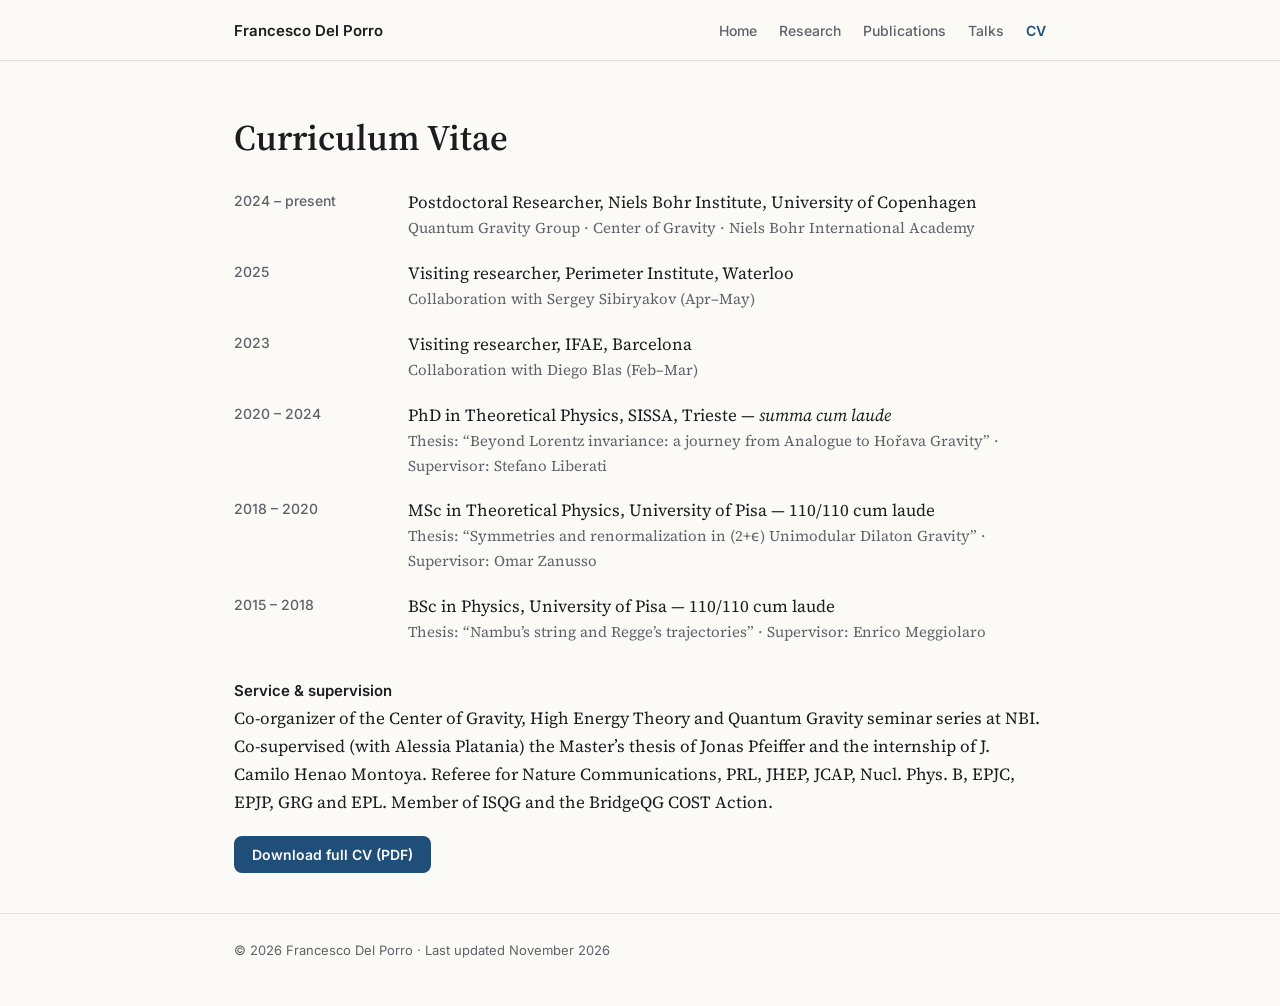
<file: cv.html>
<!DOCTYPE html>
<html lang="en">
<head>
<meta charset="utf-8">
<meta name="viewport" content="width=device-width, initial-scale=1">
<title>CV · Francesco Del Porro</title>
<meta name="description" content="Francesco Del Porro, postdoctoral researcher at the Niels Bohr Institute, Copenhagen. Quantum gravity, black holes, Hawking radiation, asymptotic safety, Hořava gravity.">
<link rel="preconnect" href="https://fonts.googleapis.com">
<link rel="preconnect" href="https://fonts.gstatic.com" crossorigin>
<link href="https://fonts.googleapis.com/css2?family=Source+Serif+4:ital,opsz,wght@0,8..60,400;0,8..60,600;1,8..60,400&family=Inter:wght@400;500;600&display=swap" rel="stylesheet">
<link rel="stylesheet" href="style.css">
</head>
<body>

<nav>
  <div class="wrap">
    <a class="name" href="index.html">Francesco Del Porro</a>
    <ul>
      <li><a href="index.html">Home</a></li>
      <li><a href="research.html">Research</a></li>
      <li><a href="publications.html">Publications</a></li>
      <li><a href="talks.html">Talks</a></li>
      <li><a href="cv.html" class="active">CV</a></li>
    </ul>
  </div>
</nav>

<main class="wrap">
<div class="pagehead"><h1>Curriculum Vitae</h1></div>
<section id="cv">
  <dl class="tl">
    <dt>2024 – present</dt>
    <dd>Postdoctoral Researcher, Niels Bohr Institute, University of Copenhagen<small>Quantum Gravity Group · Center of Gravity · Niels Bohr International Academy</small></dd>
    <dt>2025</dt>
    <dd>Visiting researcher, Perimeter Institute, Waterloo<small>Collaboration with Sergey Sibiryakov (Apr–May)</small></dd>
    <dt>2023</dt>
    <dd>Visiting researcher, IFAE, Barcelona<small>Collaboration with Diego Blas (Feb–Mar)</small></dd>
    <dt>2020 – 2024</dt>
    <dd>PhD in Theoretical Physics, SISSA, Trieste — <em>summa cum laude</em><small>Thesis: “Beyond Lorentz invariance: a journey from Analogue to Hořava Gravity” · Supervisor: Stefano Liberati</small></dd>
    <dt>2018 – 2020</dt>
    <dd>MSc in Theoretical Physics, University of Pisa — 110/110 cum laude<small>Thesis: “Symmetries and renormalization in (2+ϵ) Unimodular Dilaton Gravity” · Supervisor: Omar Zanusso</small></dd>
    <dt>2015 – 2018</dt>
    <dd>BSc in Physics, University of Pisa — 110/110 cum laude<small>Thesis: “Nambu’s string and Regge’s trajectories” · Supervisor: Enrico Meggiolaro</small></dd>
  </dl>

  <h4>Service &amp; supervision</h4>
  <p>Co-organizer of the Center of Gravity, High Energy Theory and Quantum Gravity seminar series at NBI. Co-supervised (with Alessia Platania) the Master’s thesis of Jonas Pfeiffer and the internship of J. Camilo Henao Montoya. Referee for Nature Communications, PRL, JHEP, JCAP, Nucl. Phys. B, EPJC, EPJP, GRG and EPL. Member of ISQG and the BridgeQG COST Action.</p>

  <a class="btn" href="cv.pdf" target="_blank">Download full CV (PDF)</a>
</section>
</main>

<footer>
  <div class="wrap">© 2026 Francesco Del Porro · Last updated November 2026</div>
</footer>

</body>
</html>
</file>
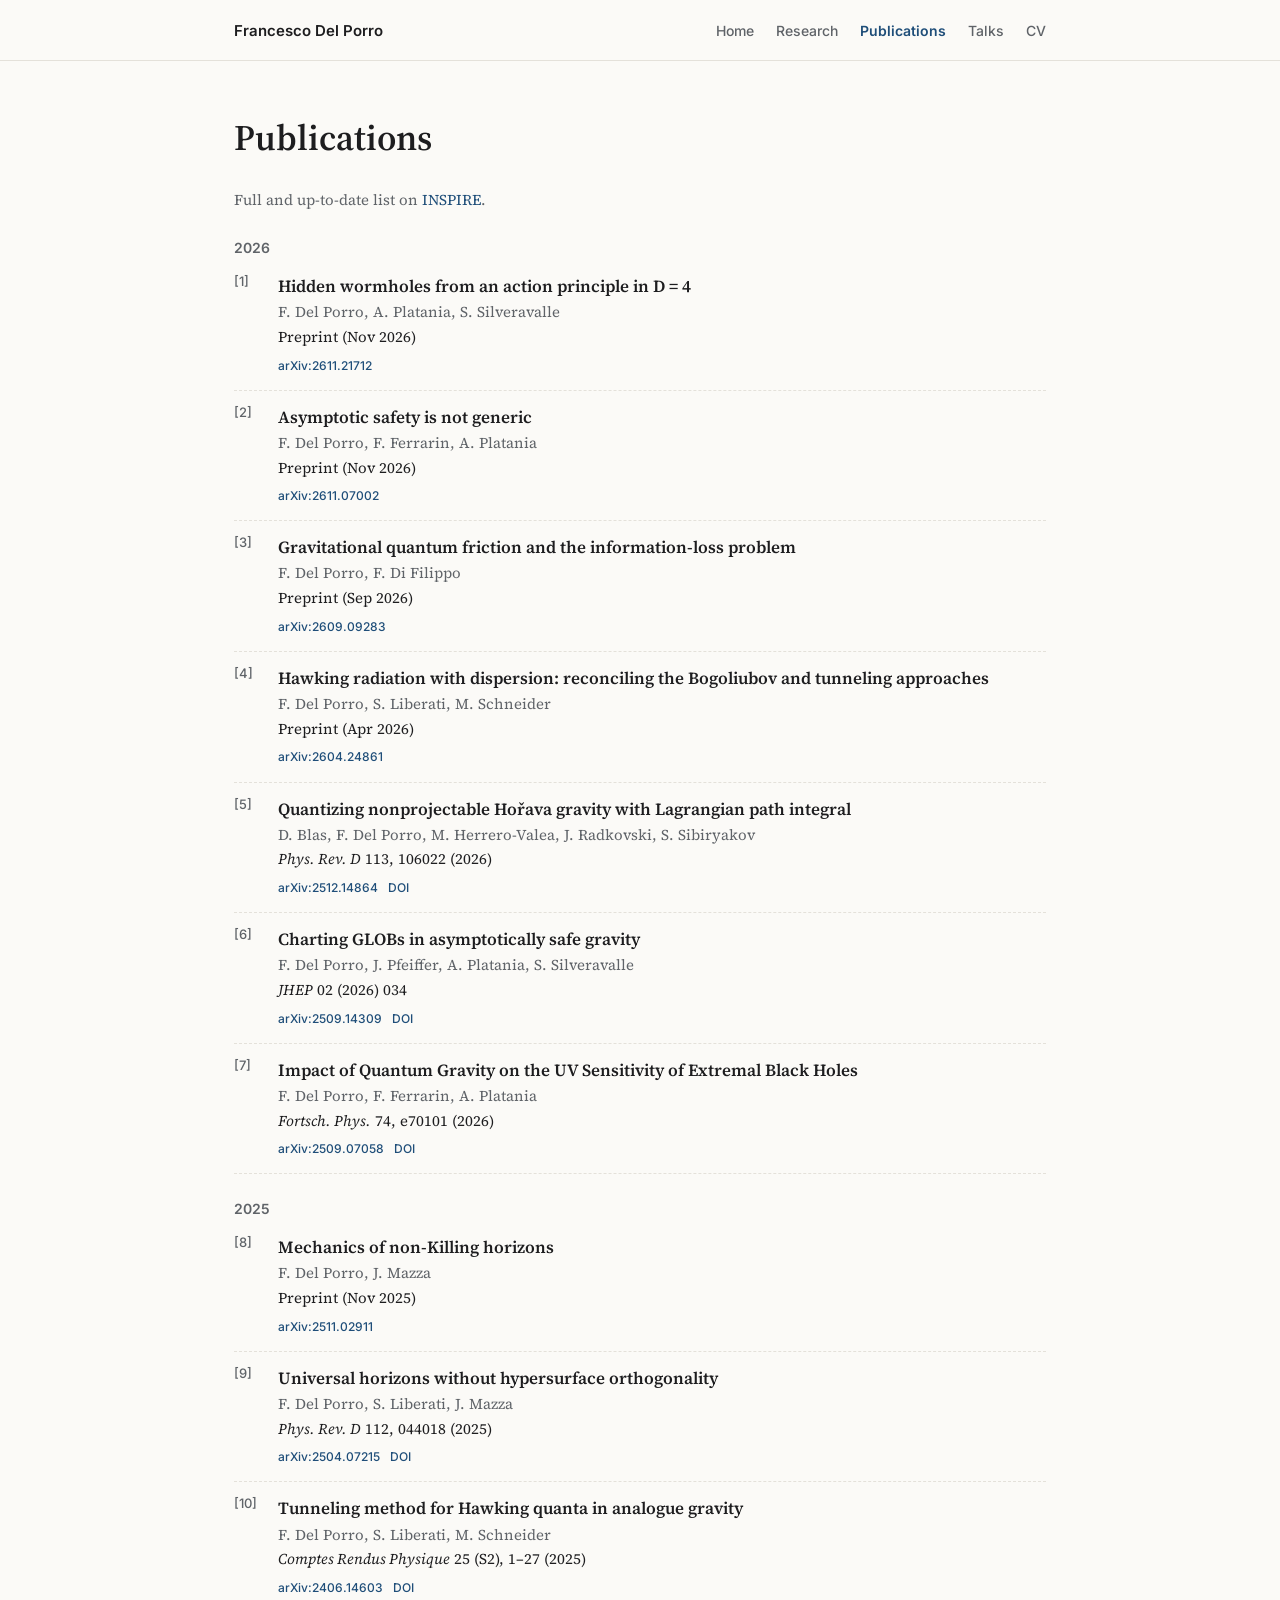
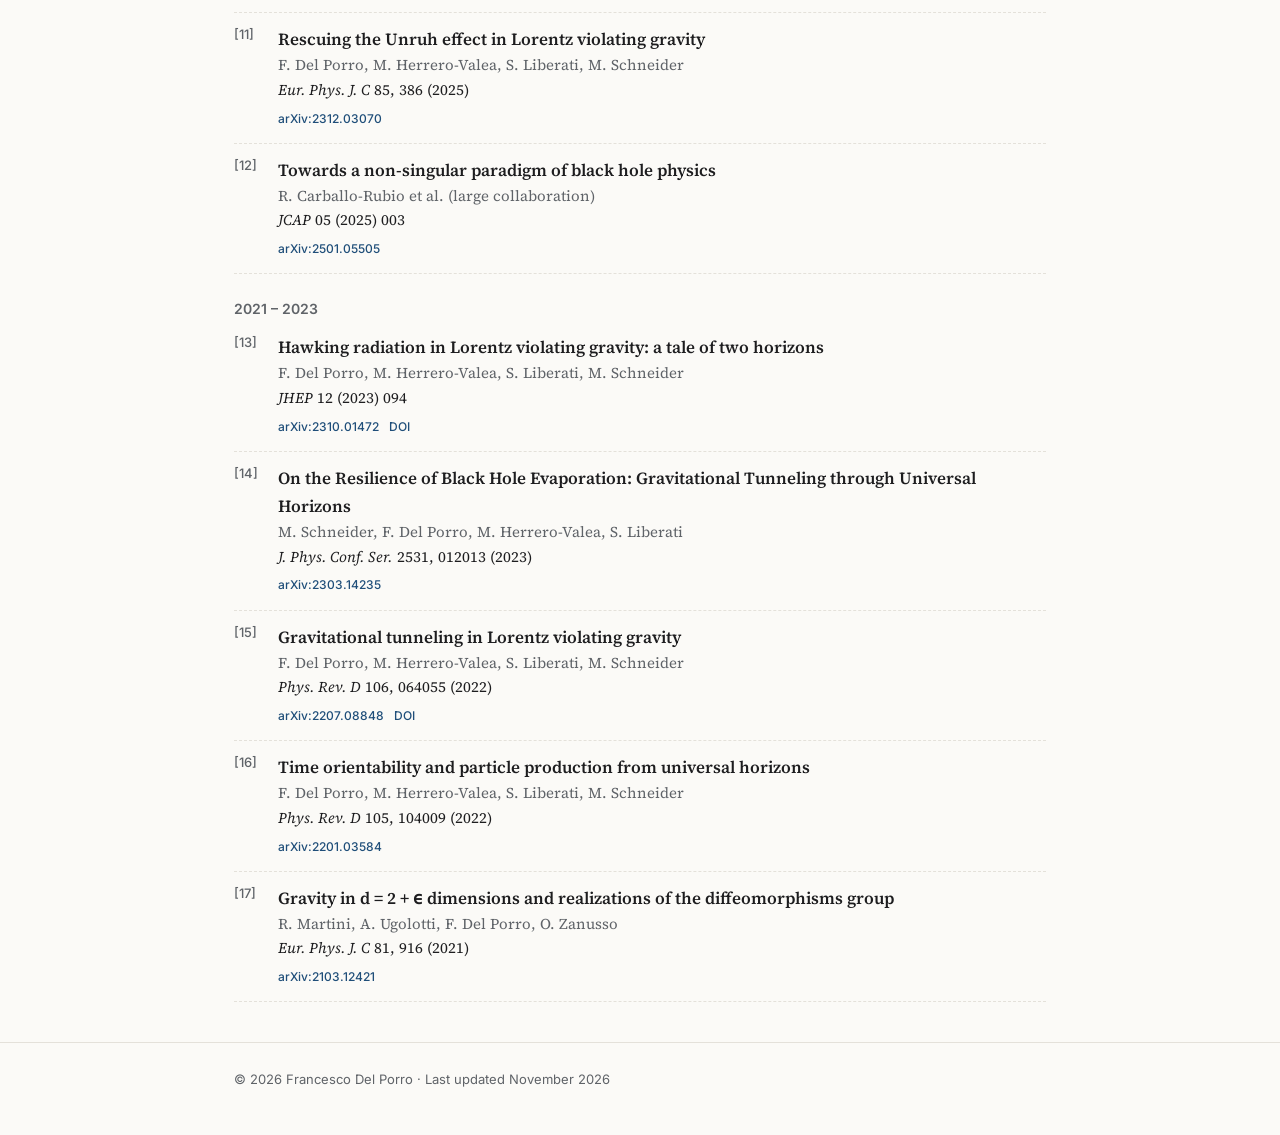
<file: publications.html>
<!DOCTYPE html>
<html lang="en">
<head>
<meta charset="utf-8">
<meta name="viewport" content="width=device-width, initial-scale=1">
<title>Publications · Francesco Del Porro</title>
<meta name="description" content="Francesco Del Porro, postdoctoral researcher at the Niels Bohr Institute, Copenhagen. Quantum gravity, black holes, Hawking radiation, asymptotic safety, Hořava gravity.">
<link rel="preconnect" href="https://fonts.googleapis.com">
<link rel="preconnect" href="https://fonts.gstatic.com" crossorigin>
<link href="https://fonts.googleapis.com/css2?family=Source+Serif+4:ital,opsz,wght@0,8..60,400;0,8..60,600;1,8..60,400&family=Inter:wght@400;500;600&display=swap" rel="stylesheet">
<link rel="stylesheet" href="style.css">
</head>
<body>

<nav>
  <div class="wrap">
    <a class="name" href="index.html">Francesco Del Porro</a>
    <ul>
      <li><a href="index.html">Home</a></li>
      <li><a href="research.html">Research</a></li>
      <li><a href="publications.html" class="active">Publications</a></li>
      <li><a href="talks.html">Talks</a></li>
      <li><a href="cv.html">CV</a></li>
    </ul>
  </div>
</nav>

<main class="wrap">
<div class="pagehead"><h1>Publications</h1></div>
<section id="publications">
  <p class="pa">Full and up-to-date list on <a href="https://inspirehep.net/authors/1947945">INSPIRE</a>.</p>

  <div class="year">2026</div>
  <ol class="pubs">
    <li data-n="1"><div class="pt">Hidden wormholes from an action principle in D = 4</div>
      <div class="pa">F. Del Porro, A. Platania, S. Silveravalle</div>
      <div class="pj">Preprint (Nov 2026)</div>
      <div class="pl"><a href="https://arxiv.org/abs/2611.21712">arXiv:2611.21712</a></div></li>
    <li data-n="2"><div class="pt">Asymptotic safety is not generic</div>
      <div class="pa">F. Del Porro, F. Ferrarin, A. Platania</div>
      <div class="pj">Preprint (Nov 2026)</div>
      <div class="pl"><a href="https://arxiv.org/abs/2611.07002">arXiv:2611.07002</a></div></li>
    <li data-n="3"><div class="pt">Gravitational quantum friction and the information-loss problem</div>
      <div class="pa">F. Del Porro, F. Di Filippo</div>
      <div class="pj">Preprint (Sep 2026)</div>
      <div class="pl"><a href="https://arxiv.org/abs/2609.09283">arXiv:2609.09283</a></div></li>
    <li data-n="4"><div class="pt">Hawking radiation with dispersion: reconciling the Bogoliubov and tunneling approaches</div>
      <div class="pa">F. Del Porro, S. Liberati, M. Schneider</div>
      <div class="pj">Preprint (Apr 2026)</div>
      <div class="pl"><a href="https://arxiv.org/abs/2604.24861">arXiv:2604.24861</a></div></li>
    <li data-n="5"><div class="pt">Quantizing nonprojectable Hořava gravity with Lagrangian path integral</div>
      <div class="pa">D. Blas, F. Del Porro, M. Herrero-Valea, J. Radkovski, S. Sibiryakov</div>
      <div class="pj"><em>Phys. Rev. D</em> 113, 106022 (2026)</div>
      <div class="pl"><a href="https://arxiv.org/abs/2512.14864">arXiv:2512.14864</a><a href="https://doi.org/10.1103/ptvr-yb3y">DOI</a></div></li>
    <li data-n="6"><div class="pt">Charting GLOBs in asymptotically safe gravity</div>
      <div class="pa">F. Del Porro, J. Pfeiffer, A. Platania, S. Silveravalle</div>
      <div class="pj"><em>JHEP</em> 02 (2026) 034</div>
      <div class="pl"><a href="https://arxiv.org/abs/2509.14309">arXiv:2509.14309</a><a href="https://doi.org/10.1007/JHEP02(2026)034">DOI</a></div></li>
    <li data-n="7"><div class="pt">Impact of Quantum Gravity on the UV Sensitivity of Extremal Black Holes</div>
      <div class="pa">F. Del Porro, F. Ferrarin, A. Platania</div>
      <div class="pj"><em>Fortsch. Phys.</em> 74, e70101 (2026)</div>
      <div class="pl"><a href="https://arxiv.org/abs/2509.07058">arXiv:2509.07058</a><a href="https://doi.org/10.1002/prop.70101">DOI</a></div></li>
  </ol>

  <div class="year">2025</div>
  <ol class="pubs">
    <li data-n="8"><div class="pt">Mechanics of non-Killing horizons</div>
      <div class="pa">F. Del Porro, J. Mazza</div>
      <div class="pj">Preprint (Nov 2025)</div>
      <div class="pl"><a href="https://arxiv.org/abs/2511.02911">arXiv:2511.02911</a></div></li>
    <li data-n="9"><div class="pt">Universal horizons without hypersurface orthogonality</div>
      <div class="pa">F. Del Porro, S. Liberati, J. Mazza</div>
      <div class="pj"><em>Phys. Rev. D</em> 112, 044018 (2025)</div>
      <div class="pl"><a href="https://arxiv.org/abs/2504.07215">arXiv:2504.07215</a><a href="https://doi.org/10.1103/2l2x-y6yr">DOI</a></div></li>
    <li data-n="10"><div class="pt">Tunneling method for Hawking quanta in analogue gravity</div>
      <div class="pa">F. Del Porro, S. Liberati, M. Schneider</div>
      <div class="pj"><em>Comptes Rendus Physique</em> 25 (S2), 1–27 (2025)</div>
      <div class="pl"><a href="https://arxiv.org/abs/2406.14603">arXiv:2406.14603</a><a href="https://doi.org/10.5802/crphys.239">DOI</a></div></li>
    <li data-n="11"><div class="pt">Rescuing the Unruh effect in Lorentz violating gravity</div>
      <div class="pa">F. Del Porro, M. Herrero-Valea, S. Liberati, M. Schneider</div>
      <div class="pj"><em>Eur. Phys. J. C</em> 85, 386 (2025)</div>
      <div class="pl"><a href="https://arxiv.org/abs/2312.03070">arXiv:2312.03070</a></div></li>
    <li data-n="12"><div class="pt">Towards a non-singular paradigm of black hole physics</div>
      <div class="pa">R. Carballo-Rubio et al. (large collaboration)</div>
      <div class="pj"><em>JCAP</em> 05 (2025) 003</div>
      <div class="pl"><a href="https://arxiv.org/abs/2501.05505">arXiv:2501.05505</a></div></li>
  </ol>

  <div class="year">2021 – 2023</div>
  <ol class="pubs">
    <li data-n="13"><div class="pt">Hawking radiation in Lorentz violating gravity: a tale of two horizons</div>
      <div class="pa">F. Del Porro, M. Herrero-Valea, S. Liberati, M. Schneider</div>
      <div class="pj"><em>JHEP</em> 12 (2023) 094</div>
      <div class="pl"><a href="https://arxiv.org/abs/2310.01472">arXiv:2310.01472</a><a href="https://doi.org/10.1007/JHEP12(2023)094">DOI</a></div></li>
    <li data-n="14"><div class="pt">On the Resilience of Black Hole Evaporation: Gravitational Tunneling through Universal Horizons</div>
      <div class="pa">M. Schneider, F. Del Porro, M. Herrero-Valea, S. Liberati</div>
      <div class="pj"><em>J. Phys. Conf. Ser.</em> 2531, 012013 (2023)</div>
      <div class="pl"><a href="https://arxiv.org/abs/2303.14235">arXiv:2303.14235</a></div></li>
    <li data-n="15"><div class="pt">Gravitational tunneling in Lorentz violating gravity</div>
      <div class="pa">F. Del Porro, M. Herrero-Valea, S. Liberati, M. Schneider</div>
      <div class="pj"><em>Phys. Rev. D</em> 106, 064055 (2022)</div>
      <div class="pl"><a href="https://arxiv.org/abs/2207.08848">arXiv:2207.08848</a><a href="https://doi.org/10.1103/PhysRevD.106.064055">DOI</a></div></li>
    <li data-n="16"><div class="pt">Time orientability and particle production from universal horizons</div>
      <div class="pa">F. Del Porro, M. Herrero-Valea, S. Liberati, M. Schneider</div>
      <div class="pj"><em>Phys. Rev. D</em> 105, 104009 (2022)</div>
      <div class="pl"><a href="https://arxiv.org/abs/2201.03584">arXiv:2201.03584</a></div></li>
    <li data-n="17"><div class="pt">Gravity in d = 2 + ϵ dimensions and realizations of the diffeomorphisms group</div>
      <div class="pa">R. Martini, A. Ugolotti, F. Del Porro, O. Zanusso</div>
      <div class="pj"><em>Eur. Phys. J. C</em> 81, 916 (2021)</div>
      <div class="pl"><a href="https://arxiv.org/abs/2103.12421">arXiv:2103.12421</a></div></li>
  </ol>
</section>
</main>

<footer>
  <div class="wrap">© 2026 Francesco Del Porro · Last updated November 2026</div>
</footer>

</body>
</html>
</file>
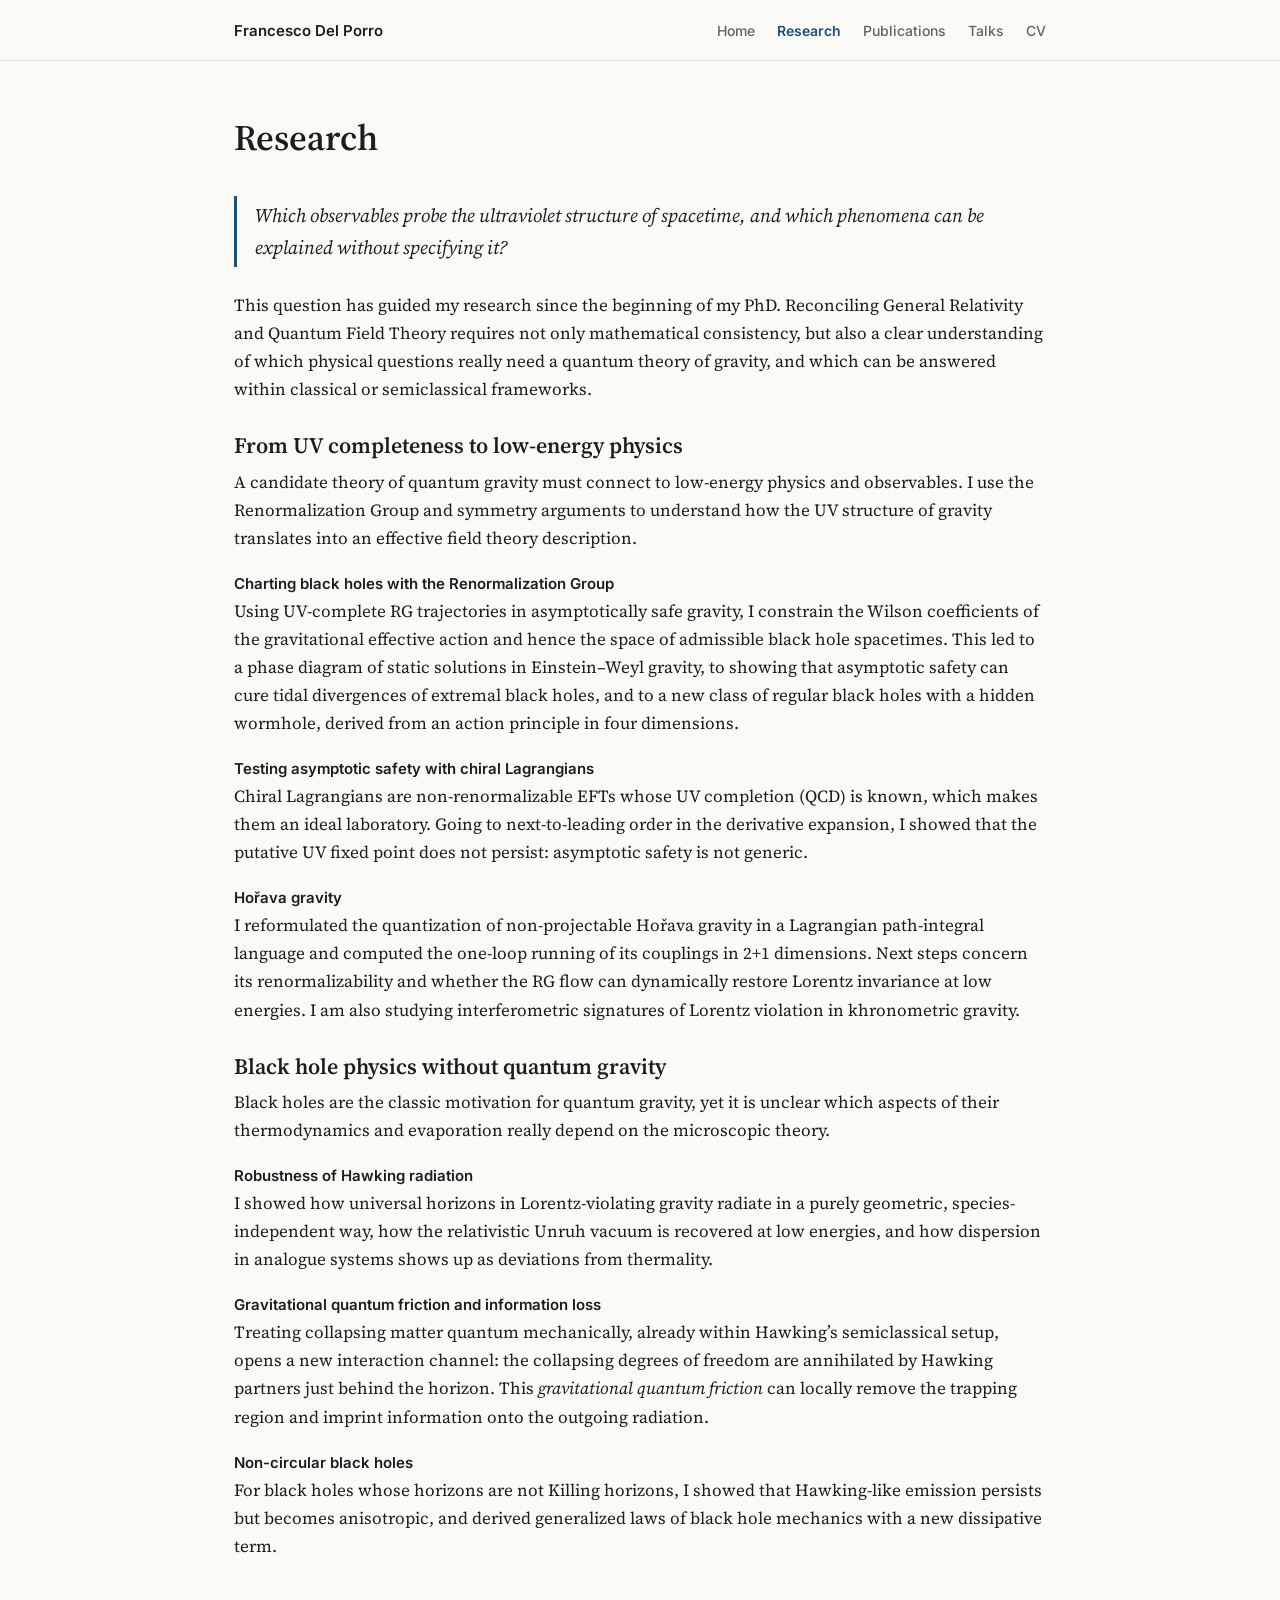
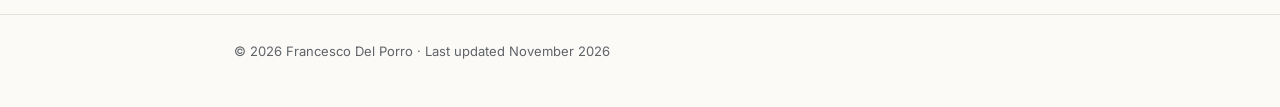
<file: research.html>
<!DOCTYPE html>
<html lang="en">
<head>
<meta charset="utf-8">
<meta name="viewport" content="width=device-width, initial-scale=1">
<title>Research · Francesco Del Porro</title>
<meta name="description" content="Francesco Del Porro, postdoctoral researcher at the Niels Bohr Institute, Copenhagen. Quantum gravity, black holes, Hawking radiation, asymptotic safety, Hořava gravity.">
<link rel="preconnect" href="https://fonts.googleapis.com">
<link rel="preconnect" href="https://fonts.gstatic.com" crossorigin>
<link href="https://fonts.googleapis.com/css2?family=Source+Serif+4:ital,opsz,wght@0,8..60,400;0,8..60,600;1,8..60,400&family=Inter:wght@400;500;600&display=swap" rel="stylesheet">
<link rel="stylesheet" href="style.css">
</head>
<body>

<nav>
  <div class="wrap">
    <a class="name" href="index.html">Francesco Del Porro</a>
    <ul>
      <li><a href="index.html">Home</a></li>
      <li><a href="research.html" class="active">Research</a></li>
      <li><a href="publications.html">Publications</a></li>
      <li><a href="talks.html">Talks</a></li>
      <li><a href="cv.html">CV</a></li>
    </ul>
  </div>
</nav>

<main class="wrap">
<div class="pagehead"><h1>Research</h1></div>
<section id="research">
  <p class="question">Which observables probe the ultraviolet structure of spacetime, and which phenomena can be explained without specifying it?</p>
  <p>This question has guided my research since the beginning of my PhD. Reconciling General Relativity and Quantum Field Theory requires not only mathematical consistency, but also a clear understanding of which physical questions really need a quantum theory of gravity, and which can be answered within classical or semiclassical frameworks.</p>

  <h3>From UV completeness to low-energy physics</h3>
  <p>A candidate theory of quantum gravity must connect to low-energy physics and observables. I use the Renormalization Group and symmetry arguments to understand how the UV structure of gravity translates into an effective field theory description.</p>

  <h4>Charting black holes with the Renormalization Group</h4>
  <p>Using UV-complete RG trajectories in asymptotically safe gravity, I constrain the Wilson coefficients of the gravitational effective action and hence the space of admissible black hole spacetimes. This led to a phase diagram of static solutions in Einstein–Weyl gravity, to showing that asymptotic safety can cure tidal divergences of extremal black holes, and to a new class of regular black holes with a hidden wormhole, derived from an action principle in four dimensions.</p>

  <h4>Testing asymptotic safety with chiral Lagrangians</h4>
  <p>Chiral Lagrangians are non-renormalizable EFTs whose UV completion (QCD) is known, which makes them an ideal laboratory. Going to next-to-leading order in the derivative expansion, I showed that the putative UV fixed point does not persist: asymptotic safety is not generic.</p>

  <h4>Hořava gravity</h4>
  <p>I reformulated the quantization of non-projectable Hořava gravity in a Lagrangian path-integral language and computed the one-loop running of its couplings in 2+1 dimensions. Next steps concern its renormalizability and whether the RG flow can dynamically restore Lorentz invariance at low energies. I am also studying interferometric signatures of Lorentz violation in khronometric gravity.</p>

  <h3>Black hole physics without quantum gravity</h3>
  <p>Black holes are the classic motivation for quantum gravity, yet it is unclear which aspects of their thermodynamics and evaporation really depend on the microscopic theory.</p>

  <h4>Robustness of Hawking radiation</h4>
  <p>I showed how universal horizons in Lorentz-violating gravity radiate in a purely geometric, species-independent way, how the relativistic Unruh vacuum is recovered at low energies, and how dispersion in analogue systems shows up as deviations from thermality.</p>

  <h4>Gravitational quantum friction and information loss</h4>
  <p>Treating collapsing matter quantum mechanically, already within Hawking’s semiclassical setup, opens a new interaction channel: the collapsing degrees of freedom are annihilated by Hawking partners just behind the horizon. This <em>gravitational quantum friction</em> can locally remove the trapping region and imprint information onto the outgoing radiation.</p>

  <h4>Non-circular black holes</h4>
  <p>For black holes whose horizons are not Killing horizons, I showed that Hawking-like emission persists but becomes anisotropic, and derived generalized laws of black hole mechanics with a new dissipative term.</p>
</section>
</main>

<footer>
  <div class="wrap">© 2026 Francesco Del Porro · Last updated November 2026</div>
</footer>

</body>
</html>
</file>
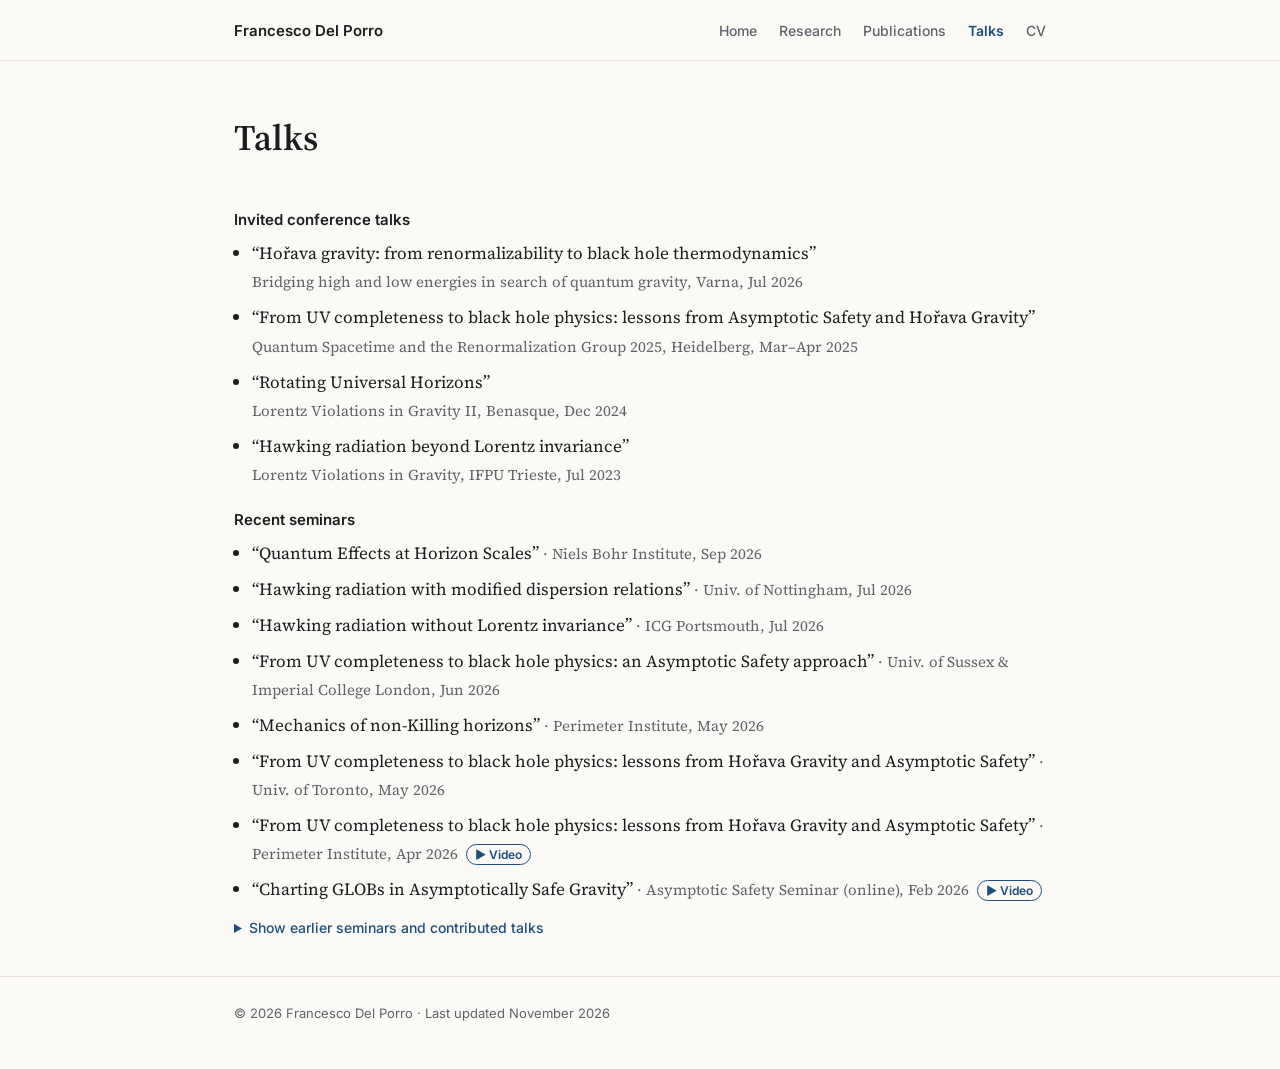
<file: talks.html>
<!DOCTYPE html>
<html lang="en">
<head>
<meta charset="utf-8">
<meta name="viewport" content="width=device-width, initial-scale=1">
<title>Talks · Francesco Del Porro</title>
<meta name="description" content="Francesco Del Porro, postdoctoral researcher at the Niels Bohr Institute, Copenhagen. Quantum gravity, black holes, Hawking radiation, asymptotic safety, Hořava gravity.">
<link rel="preconnect" href="https://fonts.googleapis.com">
<link rel="preconnect" href="https://fonts.gstatic.com" crossorigin>
<link href="https://fonts.googleapis.com/css2?family=Source+Serif+4:ital,opsz,wght@0,8..60,400;0,8..60,600;1,8..60,400&family=Inter:wght@400;500;600&display=swap" rel="stylesheet">
<link rel="stylesheet" href="style.css">
</head>
<body>

<nav>
  <div class="wrap">
    <a class="name" href="index.html">Francesco Del Porro</a>
    <ul>
      <li><a href="index.html">Home</a></li>
      <li><a href="research.html">Research</a></li>
      <li><a href="publications.html">Publications</a></li>
      <li><a href="talks.html" class="active">Talks</a></li>
      <li><a href="cv.html">CV</a></li>
    </ul>
  </div>
</nav>

<main class="wrap">
<div class="pagehead"><h1>Talks</h1></div>
<section id="talks">
  <h4>Invited conference talks</h4>
  <ul class="talks">
    <li>“Hořava gravity: from renormalizability to black hole thermodynamics”<br><span class="w">Bridging high and low energies in search of quantum gravity, Varna, Jul 2026</span></li>
    <li>“From UV completeness to black hole physics: lessons from Asymptotic Safety and Hořava Gravity”<br><span class="w">Quantum Spacetime and the Renormalization Group 2025, Heidelberg, Mar–Apr 2025</span></li>
    <li>“Rotating Universal Horizons”<br><span class="w">Lorentz Violations in Gravity II, Benasque, Dec 2024</span></li>
    <li>“Hawking radiation beyond Lorentz invariance”<br><span class="w">Lorentz Violations in Gravity, IFPU Trieste, Jul 2023</span></li>
  </ul>

  <h4>Recent seminars</h4>
  <ul class="talks">
    <li>“Quantum Effects at Horizon Scales”<span class="w"> · Niels Bohr Institute, Sep 2026</span></li>
    <li>“Hawking radiation with modified dispersion relations”<span class="w"> · Univ. of Nottingham, Jul 2026</span></li>
    <li>“Hawking radiation without Lorentz invariance”<span class="w"> · ICG Portsmouth, Jul 2026</span></li>
    <li>“From UV completeness to black hole physics: an Asymptotic Safety approach”<span class="w"> · Univ. of Sussex &amp; Imperial College London, Jun 2026</span></li>
    <li>“Mechanics of non-Killing horizons”<span class="w"> · Perimeter Institute, May 2026</span></li>
    <li>“From UV completeness to black hole physics: lessons from Hořava Gravity and Asymptotic Safety”<span class="w"> · Univ. of Toronto, May 2026</span></li>
    <li>“From UV completeness to black hole physics: lessons from Hořava Gravity and Asymptotic Safety”<span class="w"> · Perimeter Institute, Apr 2026</span> <a class="vid" href="https://pirsa.org/26040102" target="_blank" rel="noopener">▶ Video</a></li>
    <li>“Charting GLOBs in Asymptotically Safe Gravity”<span class="w"> · Asymptotic Safety Seminar (online), Feb 2026</span> <a class="vid" href="https://www.youtube.com/watch?v=45739qCnNRI" target="_blank" rel="noopener">▶ Video</a></li>
  </ul>

  <details>
    <summary>Show earlier seminars and contributed talks</summary>
    <h4>Seminars</h4>
    <ul class="talks">
      <li>“Impact of quantum gravity on the UV sensitivity of extremal black holes”<span class="w"> · Hangzhou Institute for Advanced Study, Nov 2025</span></li>
      <li>“Hawking radiation without Lorentz invariance”<span class="w"> · NORDITA, CEICO Prague, CP3 Odense, IJCLab Paris-Saclay, 2025</span></li>
      <li>“Tunneling method for Hawking radiation in analogue gravity”<span class="w"> · LKB Sorbonne, Jan 2025</span></li>
      <li>“Formal and phenomenological aspects of Hořava gravity”<span class="w"> · Niels Bohr Institute, Oct 2024</span></li>
    </ul>
    <h4>Contributed conference talks</h4>
    <ul class="talks">
      <li>“Chiral Lagrangian as a proxy for ASQG”<span class="w"> · ERG2026, Brighton, Sep 2026</span></li>
      <li>“Charting black hole alternatives in asymptotically safe Einstein-Weyl gravity”<span class="w"> · BIFROST, Odense, Oct 2025</span></li>
      <li>“Tunneling method for Hawking radiation in analogue gravity”<span class="w"> · RQI-N 2025, Naples · QFTCS 2025, Tours</span></li>
      <li>“Hawking radiation with modified dispersion relation”<span class="w"> · QFTCS Workshop III, Lisbon, Jun 2024</span></li>
      <li>“Hawking Radiation in Lorentz breaking theories”<span class="w"> · QUAGRAP, Naples, Apr 2024</span></li>
      <li>“Hawking Radiation without Lorentz Invariance”<span class="w"> · PAFT24, Vietri sul Mare, 2024 · SIGRAV XXV, Trieste, 2023</span></li>
      <li>“Hawking radiation beyond Lorentz invariance”<span class="w"> · QFTCS Workshop II, Granada, May 2023</span></li>
      <li>“Does thermodynamics rely on Lorentz invariance?”<span class="w"> · DarkCosmoGrav, Pisa, Jan 2023</span></li>
      <li>“Rescuing the Unruh effect in LV gravity”<span class="w"> · EREP2022, Salamanca · YITP Kyoto (online), 2022</span></li>
    </ul>
    <h4>Posters</h4>
    <ul class="talks">
      <li>“Charting GLOBs in Asymptotically Safe Gravity”<span class="w"> · Puzzles in the QG landscape, Graz, Sep 2026 (honorable mention)</span></li>
      <li>“Hawking radiation in Lorentz violating gravity: a tale of two horizons”<span class="w"> · Black holes inside and out, NBI, Aug 2024</span></li>
      <li>“Hawking radiation with modified dispersion relations”<span class="w"> · (Quantum)GR in the Lab, Heidelberg, Jul 2024</span></li>
    </ul>
  </details>
</section>
</main>

<footer>
  <div class="wrap">© 2026 Francesco Del Porro · Last updated November 2026</div>
</footer>

</body>
</html>
</file>
<file: style.css>
:root{
    --bg:#fbfaf7; --fg:#1d1d1f; --muted:#5f6368; --line:#e4e1da;
    --accent:#1f4e79; --accent-soft:#e8eef5; --card:#ffffff;
  }
  @media (prefers-color-scheme: dark){
    :root{ --bg:#14161a; --fg:#e9e7e2; --muted:#a3a7ad; --line:#2b2f36;
      --accent:#8db8e6; --accent-soft:#1c2733; --card:#1a1d22; }
  }
  *{box-sizing:border-box}
  html{scroll-behavior:smooth}
  body{margin:0;background:var(--bg);color:var(--fg);
    font:17px/1.65 "Source Serif 4", Georgia, serif;}
  a{color:var(--accent);text-decoration:none}
  a:hover{text-decoration:underline}
  .wrap{max-width:860px;margin:0 auto;padding:0 24px}

  /* nav */
  nav{position:sticky;top:0;z-index:10;background:color-mix(in srgb,var(--bg) 92%,transparent);
    backdrop-filter:blur(8px);border-bottom:1px solid var(--line)}
  nav .wrap{display:flex;align-items:center;justify-content:space-between;height:60px;gap:16px}
  nav .name{font:600 15px Inter,sans-serif;color:var(--fg);white-space:nowrap}
  nav ul{list-style:none;display:flex;gap:22px;margin:0;padding:0;overflow-x:auto}
  nav ul a{font:500 14px Inter,sans-serif;color:var(--muted)}
  nav ul a:hover{color:var(--accent);text-decoration:none}

  /* hero */
  header.hero{padding:64px 0 40px}
  .hero .wrap{display:grid;grid-template-columns:180px 1fr;gap:40px;align-items:center}
  .avatar{width:180px;height:180px;border-radius:50%;object-fit:cover;border:1px solid var(--line)}
  .monogram{width:180px;height:180px;border-radius:50%;display:grid;place-items:center;
    background:var(--accent-soft);color:var(--accent);font:600 54px "Source Serif 4",serif;letter-spacing:1px}
  h1{font-size:40px;line-height:1.15;margin:0 0 6px;font-weight:600}
  .role{font:500 16px/1.5 Inter,sans-serif;color:var(--muted);margin:0 0 18px}
  .links{display:flex;flex-wrap:wrap;gap:10px;margin-top:18px}
  .links a{font:500 13px Inter,sans-serif;padding:6px 12px;border:1px solid var(--line);
    border-radius:999px;color:var(--fg);background:var(--card)}
  .links a:hover{border-color:var(--accent);color:var(--accent);text-decoration:none}

  section{padding:40px 0;border-top:1px solid var(--line)}
  h2{font:600 13px Inter,sans-serif;text-transform:uppercase;letter-spacing:.12em;color:var(--accent);margin:0 0 22px}
  h3{font-size:22px;font-weight:600;margin:28px 0 8px;line-height:1.3}
  h4{font:600 15px Inter,sans-serif;margin:22px 0 4px}
  p{margin:0 0 14px}
  .lead{font-size:19px}
  .tags{display:flex;flex-wrap:wrap;gap:8px;margin:18px 0 0;padding:0;list-style:none}
  .tags li{font:500 13px Inter,sans-serif;background:var(--accent-soft);color:var(--accent);padding:4px 10px;border-radius:6px}

  .question{border-left:3px solid var(--accent);padding:4px 0 4px 18px;margin:8px 0 24px;
    font-style:italic;font-size:19px}

  /* publications */
  ol.pubs{list-style:none;counter-reset:p;padding:0;margin:0}
  ol.pubs li{position:relative;padding:12px 0 12px 44px;border-bottom:1px dashed var(--line)}
  ol.pubs li::before{content:"[" attr(data-n) "]";position:absolute;left:0;top:13px;
    font:500 13px Inter,sans-serif;color:var(--muted)}
  .pt{font-weight:600}
  .pa{color:var(--muted);font-size:15px}
  .pj{font-size:15px}
  .pl a{font:500 12px Inter,sans-serif;margin-right:10px}
  .year{font:600 14px Inter,sans-serif;color:var(--muted);margin:26px 0 4px}

  /* timeline */
  .tl{display:grid;grid-template-columns:150px 1fr;gap:4px 24px;margin:0}
  .tl dt{font:500 14px/1.9 Inter,sans-serif;color:var(--muted)}
  .tl dd{margin:0 0 14px}
  .tl dd small{display:block;color:var(--muted);font-size:15px}

  details{margin-top:16px}
  summary{cursor:pointer;font:500 14px Inter,sans-serif;color:var(--accent)}
  ul.talks{padding-left:18px;margin:10px 0}
  ul.talks li{margin-bottom:8px}
  ul.talks .w{color:var(--muted);font-size:15px}

  .btn{display:inline-block;font:600 14px Inter,sans-serif;background:var(--accent);color:var(--bg);
    padding:10px 18px;border-radius:8px;margin-top:6px}
  .btn:hover{text-decoration:none;opacity:.9}

  footer{border-top:1px solid var(--line);padding:28px 0 48px;font:13px Inter,sans-serif;color:var(--muted)}

  @media (max-width:640px){
    .hero .wrap{grid-template-columns:1fr;text-align:left}
    .avatar,.monogram{width:120px;height:120px;font-size:38px}
    h1{font-size:32px}
    .tl{grid-template-columns:1fr}
    .tl dt{line-height:1.4}
    nav .name{display:none}
  }
  nav ul a.active{color:var(--accent);font-weight:600}
  .pagehead{padding:56px 0 8px}
  .pagehead h1{font-size:36px}
  main section:first-child, .pagehead + section{border-top:none}
  .pagehead + section{padding-top:16px}
  a.vid{font:600 12px Inter,sans-serif;white-space:nowrap;margin-left:4px;padding:2px 8px;border:1px solid var(--accent);border-radius:999px}
  a.vid:hover{text-decoration:none;background:var(--accent-soft)}
</file>
